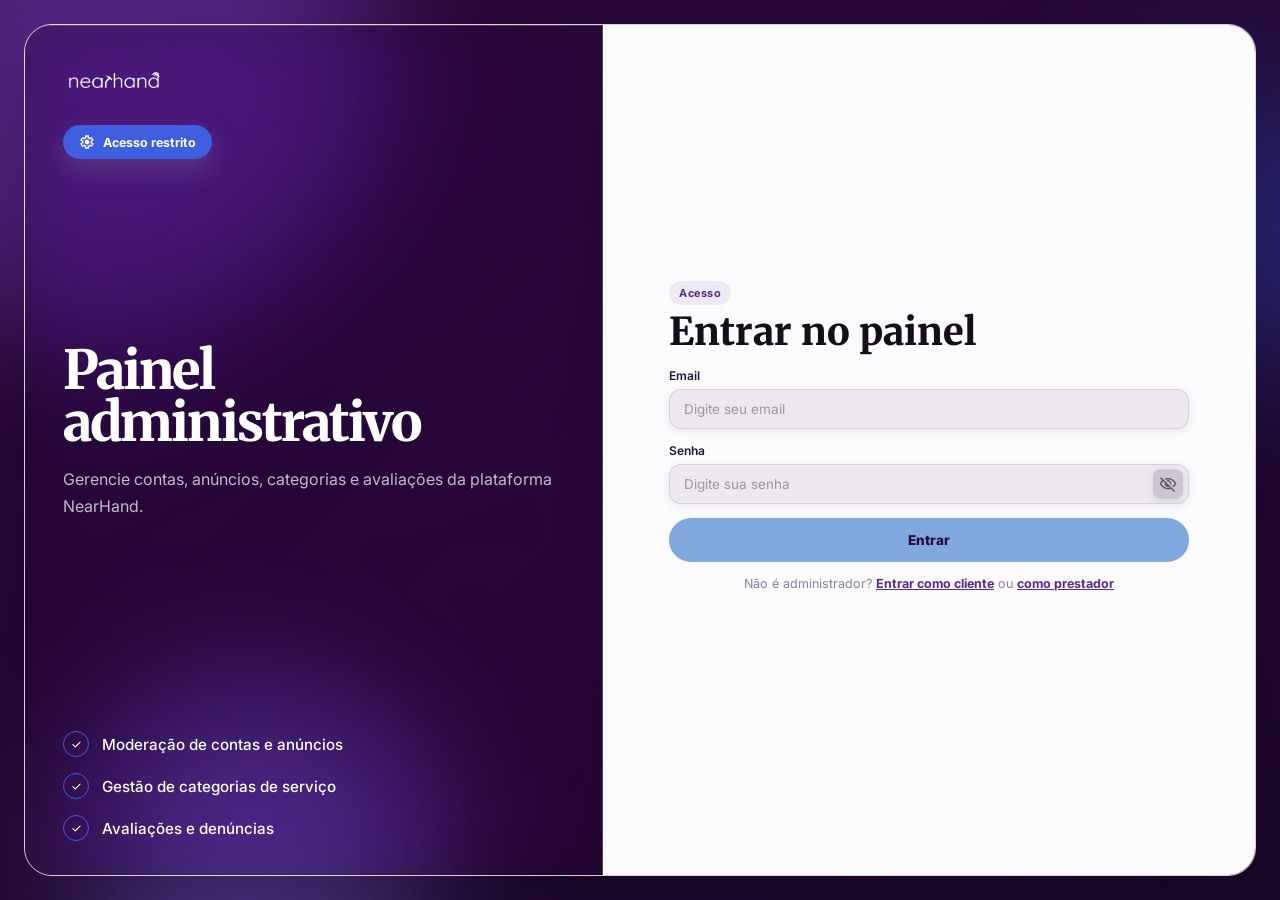
<file: frontend/admin-login.html>
<!doctype html>
<html lang="pt-BR">
<head>
  <meta charset="utf-8" />
  <meta name="viewport" content="width=device-width, initial-scale=1" />
  <meta name="description" content="Login administrativo da plataforma NearHand." />
  <title>NearHand — Admin</title>
  <link rel="icon" type="image/png" href="img/icon_nearhand.png" />
  <link rel="preconnect" href="https://fonts.googleapis.com">
  <link rel="preconnect" href="https://fonts.gstatic.com" crossorigin>
  <link href="https://fonts.googleapis.com/css2?family=Inter:wght@400;500;600;700;800;900&family=Merriweather:wght@700;800;900&display=swap" rel="stylesheet">
  <link rel="stylesheet" href="css/auth.css?v=20260912-19" />
</head>
<body>
  <div class="blob-field" aria-hidden="true">
    <div class="blob blob-1"></div>
    <div class="blob blob-2"></div>
    <div class="blob blob-3"></div>
  </div>
  <div class="auth-shell">
    <aside class="auth-aside">
      <div class="brand-lockup">
        <img src="img/logotype_nearhand.png?v=20260912" alt="NearHand" class="brand-logo" />
      </div>

      <span class="badge-pill"><img class="icon" src="img/icons/icon-settings.png" alt="" /> Acesso restrito</span>

      <div class="hero-copy">
        <h1>Painel administrativo</h1>
        <p>Gerencie contas, anúncios, categorias e avaliações da plataforma NearHand.</p>
      </div>

      <ul class="check-list">
        <li><span class="check-ring"><img class="icon" src="img/icons/icon-check.png" alt="" /></span> Moderação de contas e anúncios</li>
        <li><span class="check-ring"><img class="icon" src="img/icons/icon-check.png" alt="" /></span> Gestão de categorias de serviço</li>
        <li><span class="check-ring"><img class="icon" src="img/icons/icon-check.png" alt="" /></span> Avaliações e denúncias</li>
      </ul>
    </aside>

    <main class="auth-main">
      <div class="auth-card">
        <div class="auth-top">
          <div>
            <span class="eyebrow">Acesso</span>
            <h2>Entrar no painel</h2>
          </div>
        </div>

        <form id="adminLoginForm" class="auth-form" novalidate>
          <div class="field-group">
            <label class="field-label" for="adminEmail">Email</label>
            <input id="adminEmail" class="field-input" type="email" placeholder="Digite seu email" autocomplete="email" required />
          </div>

          <div class="field-group">
            <label class="field-label" for="adminPassword">Senha</label>
            <div class="password-wrap">
              <input id="adminPassword" class="field-input" type="password" placeholder="Digite sua senha" autocomplete="current-password" required />
              <button type="button" class="password-toggle" data-target="adminPassword"><img class="icon" src="img/icons/icon-visibility-off.png" alt="Mostrar senha" /></button>
            </div>
          </div>

          <button type="submit" class="primary-btn full">Entrar</button>

          <p class="bottom-copy">Não é administrador? <a class="inline-action" href="/auth?tipo=cliente&modo=login">Entrar como cliente</a> ou <a class="inline-action" href="/auth?tipo=prestador&modo=login">como prestador</a></p>
        </form>

        <p id="message"></p>
      </div>
    </main>
  </div>

  <script src="js/ripple.js?v=20260912"></script>
  <script src="js/admin.js"></script>
</body>
</html>
</file>
<file: frontend/css/auth.css>
:root{
  /* NearHand — nova identidade (mesma paleta de css/styles.css) */
  --wine-900:#1E0729;
  --wine:#2B0A3D;
  --wine-600:#4A1D63;
  --imperial-900:#3E1566;
  --imperial:#5A2A8C;
  --imperial-400:#7B4FAE;
  --royal-700:#6748A8;
  --royal:#7C5CC7;
  --royal-300:#A78DDB;
  --royal-150:#D9CFF0;
  --tangerine-700:#2E48B8;
  --tangerine:#3F5FE0;
  --tangerine-300:#7C93EA;
  --tangerine-150:#C7D2F7;
  --peach-700:#7FA8DE;
  --peach:#A8C8F0;
  --peach-300:#C8DDF6;
  --peach-150:#E7F0FB;

  --lavender:#A78DDB;
  --violet:#5A2A8C;
  --sky:#7C5CC7;
  --mint:#E7F0FB;
  --cream:#F5F3FB;
  --page:#F5F3FB;
  --white:#FFFFFF;
  --surface:#FFFFFF;
  --tint:rgba(43,10,61,.07);
  --tint-strong:rgba(43,10,61,.16);
  --page-a:#F5F3FB;
  --page-b:#F5F3FB;
  --aside-a:#2B0A3D;
  --aside-b:#1E0729;
  --accent:#3F5FE0;
  --accent-strong:#2E48B8;
  --glass-strong:#FFFFFF;
  --glass-soft:rgba(43,10,61,.06);
  --text:#211433;
  --text-on-dark:#FFFFFF;
  --muted:#8A7FA0;
  --muted-on-dark:rgba(255,255,255,.72);
  --danger:#A65D66;
  --border:rgba(43,10,61,.10);
  --border-on-dark:rgba(255,255,255,.16);
  --shadow:0 40px 80px -30px rgba(43,10,61,.35);
  --shadow-sm:0 16px 40px -18px rgba(43,10,61,.28);
  --shadow-xs:0 2px 10px rgba(43,10,61,.08);
  --radius-xl:22px;
  --radius-lg:18px;
  --radius-md:12px;
  --radius-pill:999px;
}
*{box-sizing:border-box}
.icon{width:16px;height:16px;display:inline-block;vertical-align:-3px;object-fit:contain;flex-shrink:0}
html,body{margin:0;padding:0;min-height:100%;overflow-x:hidden}
body{
  font-family:'Inter',-apple-system,BlinkMacSystemFont,"SF Pro Display","SF Pro Text",system-ui,sans-serif;
  color:var(--text);
  background:linear-gradient(160deg,var(--aside-a) 0%,var(--aside-b) 100%);
  position:relative;
}
.blob-field{display:block}
/* Fonte de destaque inspirada na Ogg (Sharp Type) — só em títulos grandes */
h1,h2{font-family:'Merriweather',Georgia,'Times New Roman',serif;font-optical-sizing:auto}
.blob-field{position:fixed;inset:0;overflow:hidden;z-index:0;pointer-events:none}
.blob{position:absolute;border-radius:42% 58% 65% 35%/45% 40% 60% 55%;filter:blur(70px);opacity:.9}
.blob-1{width:480px;height:480px;background:var(--imperial);top:-140px;left:-100px;animation:blobDriftA 22s ease-in-out infinite}
.blob-2{width:360px;height:360px;background:var(--royal-700);bottom:-140px;left:6%;animation:blobDriftB 26s ease-in-out infinite;opacity:.7}
.blob-3{width:300px;height:300px;background:var(--tangerine-700);top:8%;right:-80px;border-radius:60% 40% 35% 65%/55% 60% 40% 45%;animation:blobDriftC 19s ease-in-out infinite;opacity:.5}
@keyframes blobDriftA{0%,100%{transform:translate(0,0) rotate(0deg)}50%{transform:translate(30px,-24px) rotate(8deg)}}
@keyframes blobDriftB{0%,100%{transform:translate(0,0) rotate(0deg)}50%{transform:translate(-26px,20px) rotate(-6deg)}}
@keyframes blobDriftC{0%,100%{transform:translate(0,0) scale(1)}50%{transform:translate(-18px,18px) scale(1.06)}}
@media (prefers-reduced-motion: reduce){.blob{animation:none!important}}
a{color:inherit}
button,input,select{font:inherit}
button{cursor:pointer;border:none;background:none}
.auth-shell{
  position:relative;z-index:1;width:min(100% - 48px,1600px);min-height:calc(100dvh - 48px);
  margin:24px auto;display:grid;grid-template-columns:minmax(420px,.94fr) minmax(600px,1.06fr);
  align-items:stretch;overflow:hidden;border:1px solid rgba(255,255,255,.82);border-radius:28px;
  background:transparent;box-shadow:0 30px 80px rgba(12,3,25,.35);
}
.auth-aside{
  position:relative;isolation:isolate;overflow:hidden;
  display:flex;
  flex-direction:column;
  justify-content:space-between;gap:28px;
  min-width:0;
  width:100%;padding:38px 38px 34px;background:linear-gradient(135deg,rgba(17,11,25,.34),rgba(17,11,25,.16));color:#fff;
  -webkit-backdrop-filter:blur(24px) saturate(145%);backdrop-filter:blur(24px) saturate(145%);
  border-right:1px solid rgba(255,255,255,.22);box-shadow:inset 0 1px 0 rgba(255,255,255,.18),inset 0 -1px 0 rgba(0,0,0,.22);
}
.auth-aside::before{display:none}
.auth-aside::after{display:none}
.brand-logo{height:34px;width:auto;max-width:180px;display:block;object-fit:contain;object-position:left center;filter:brightness(0) invert(1);position:relative;z-index:4}
.brand-lockup{display:block}
.brand-badge{display:inline-flex;align-items:center;gap:10px}
.brand-icon{width:36px;height:36px;border-radius:10px;object-fit:cover;background:#fff;padding:3px;box-shadow:0 6px 16px rgba(0,0,0,.25);display:block}
.brand-wordmark{font-size:18px;font-weight:800;letter-spacing:-.01em;color:var(--text-on-dark)}
.eyebrow{
  display:inline-flex;align-items:center;gap:8px;
  padding:6px 12px;border-radius:999px;
  background:var(--tint);
  color:var(--violet);font-size:.68rem;font-weight:700;letter-spacing:.05em;text-transform:uppercase;
}
.badge-pill{
  display:inline-flex;align-items:center;gap:8px;width:max-content;
  padding:9px 16px;border-radius:999px;
  background:var(--tangerine);color:#fff;
  font-size:.78rem;font-weight:700;
  box-shadow:0 10px 26px rgba(129,116,156,.35);
}
.badge-pill .icon{filter:brightness(0) invert(1)}
.hero-copy{position:relative;z-index:4;margin-top:auto;margin-bottom:auto;max-width:500px}
.hero-copy h1{font-size:clamp(2.6rem,4.2vw,4.4rem);line-height:.96;margin:16px 0 18px;max-width:14ch;color:var(--text-on-dark);font-weight:800;letter-spacing:-.035em}
.hero-copy p{font-size:1rem;line-height:1.65;color:var(--muted-on-dark);max-width:32rem}
.check-list{list-style:none;margin:26px 0 0;padding:0;display:grid;gap:16px}
.check-list li{display:flex;align-items:center;gap:13px;color:var(--text-on-dark);font-size:.95rem;font-weight:500}
.check-ring{
  width:26px;height:26px;border-radius:50%;flex-shrink:0;
  border:1.5px solid var(--accent);display:grid;place-items:center;
}
.check-ring .icon{width:13px;height:13px;filter:brightness(0) invert(1)}
.aside-stats{display:flex;gap:12px;margin-top:8px;flex-wrap:wrap}
.aside-stat{background:rgba(255,255,255,.14);border:1px solid var(--border-on-dark);backdrop-filter:blur(10px);border-radius:14px;padding:12px 16px}
.aside-stat b{display:block;color:#fff;font-size:18px;font-weight:800}
.aside-stat span{color:var(--muted-on-dark);font-size:11px;font-weight:600}
.auth-main{
  display:grid;place-items:center;width:100%;max-width:none;padding:56px clamp(64px,5vw,96px);background:#fbfafc;
}
.auth-card{
  width:min(100%,520px);background:transparent;border:0;border-radius:0;padding:0;box-shadow:none;
}
.auth-top{display:flex;justify-content:space-between;gap:16px;align-items:center;margin-bottom:16px}
.top-btn-row{display:flex;gap:10px}
.auth-top h2{margin:6px 0 0;font-size:22px;font-weight:800;color:var(--text)}
.auth-top h2{font-size:clamp(2rem,3vw,3rem);line-height:1.05;color:#140d1b}
.auth-top .eyebrow{text-transform:none;color:var(--violet);background:rgba(90,42,140,.08);padding:5px 10px}
.admin-link{color:#140d1b;padding:8px 14px;border-radius:10px}
.ghost-btn{
  padding:7px 13px;border-radius:var(--radius-md);border:1px solid var(--border);color:var(--text);background:var(--tint);
  display:inline-flex;align-items:center;gap:7px;text-decoration:none;font-weight:600;font-size:12px;white-space:nowrap;
  transition:background .18s cubic-bezier(.25,.1,.25,1);box-shadow:var(--shadow-xs);
}
.ghost-btn:hover{background:var(--tint-strong)}
.switches{display:grid;gap:10px;margin-bottom:18px}
.role-switch,.mode-switch{display:grid;grid-template-columns:repeat(2,1fr);gap:4px;background:var(--tint);padding:4px;border-radius:var(--radius-md)}
.role-btn,.mode-btn{
  padding:9px 14px;border-radius:8px;font-weight:700;font-size:12.5px;color:var(--muted);
  transition:background .22s cubic-bezier(.25,.1,.25,1),color .22s cubic-bezier(.25,.1,.25,1);
}
.role-btn.active,.mode-btn.active{background:var(--glass-strong);color:var(--text);box-shadow:var(--shadow-xs)}
.context-banner{
  padding:16px;border-radius:var(--radius-lg);background:var(--tint);
  border:1px solid var(--border); margin-bottom:20px;
  box-shadow:var(--shadow-xs);
}
.context-banner strong{display:block;margin-bottom:5px;color:var(--text);font-size:13px}
.context-banner p{margin:0;color:var(--muted);line-height:1.5;font-size:12.5px}
.auth-form{display:grid;gap:14px}
.oauth-row{display:grid;grid-template-columns:1fr;gap:12px}
.oauth-btn{
  border:1px solid var(--border);background:var(--surface);padding:14px 16px;border-radius:var(--radius-md);font-weight:600;color:var(--text);
}
.grid{display:grid;gap:14px}
.grid.two{grid-template-columns:repeat(2,1fr)}
.field-group{display:grid;gap:6px}
.field-label{font-weight:600;color:var(--text);font-size:12px}
.field-help{color:var(--muted);line-height:1.45}
.field-input{
  width:100%;padding:11px 14px;border-radius:var(--radius-md);border:1px solid var(--border);background:var(--tint);color:var(--text);
  outline:none;transition:.2s ease;font-size:13.5px;box-shadow:var(--shadow-xs);
}
.field-input::placeholder{color:rgba(34,29,51,.4)}
.field-input:focus{background:var(--surface);border-color:var(--violet);box-shadow:0 0 0 3px rgba(90,42,140,.14)}
.field-input:invalid:not(:placeholder-shown){border-color:#db2777;color:#be185d}
.select-input{appearance:none;background-image:linear-gradient(45deg,transparent 50%,var(--violet) 50%),linear-gradient(135deg,var(--violet) 50%,transparent 50%);background-position:calc(100% - 18px) calc(50% - 3px),calc(100% - 12px) calc(50% - 3px);background-size:6px 6px,6px 6px;background-repeat:no-repeat}
.preference-chips{display:flex;flex-wrap:wrap;gap:8px}
.preference-chip{padding:9px 14px;border-radius:999px;border:1px solid var(--border);background:var(--surface);color:var(--text);font-size:.9rem;font-weight:600;transition:.18s ease;display:inline-flex;align-items:center;gap:6px}
.preference-chip.active{background:var(--violet);border-color:var(--violet);color:#fff}
.trending-badge{font-size:.7rem}
.address-grid{grid-template-columns:repeat(3,1fr)}
.address-full{grid-column:1/-1}
.photo-dropzone{position:relative;display:grid;place-items:center;gap:8px;border:1.5px dashed var(--border);border-radius:var(--radius-lg);padding:18px;cursor:pointer;transition:.18s ease;text-align:center}
.photo-dropzone:hover,.photo-dropzone.dragover{border-color:var(--violet);background:var(--tint)}
.photo-dropzone-empty{display:grid;gap:4px;color:var(--muted);font-size:.85rem}
.photo-dropzone-empty span{font-size:1.6rem}
.photo-thumb{width:88px;height:66px;border-radius:var(--radius-md);object-fit:cover}
.field-between{display:flex;justify-content:space-between;gap:10px;align-items:center}
.text-link{color:var(--violet);font-size:12.5px;text-decoration:none;font-weight:600}
.password-wrap{position:relative}
.password-wrap .field-input{padding-right:44px}
.password-toggle{
  position:absolute;right:6px;top:50%;transform:translateY(-50%);
  display:inline-flex;align-items:center;justify-content:center;
  width:30px;height:30px;padding:0;border-radius:8px;background:var(--tint-strong);box-shadow:var(--shadow-xs);
}
.password-toggle .icon{width:18px;height:18px;vertical-align:middle;filter:brightness(0);opacity:.55}
.checkbox-row{display:flex;gap:8px;align-items:center;color:var(--muted);font-size:12.5px}
.checkbox-row.align-start{align-items:flex-start}
.checkbox-row input{accent-color:var(--sky);margin-top:2px}
.primary-btn{
  padding:11px 19px;min-height:44px;border-radius:var(--radius-pill);background:var(--tangerine);
  color:var(--wine);font-weight:800;letter-spacing:-.01em;font-size:13.5px;
  transition:filter .2s ease,transform .2s ease;
}
.primary-btn:hover{filter:brightness(1.05);transform:translateY(-1px)}
.primary-btn:active{transform:translateY(0) scale(.98)}
.primary-btn.full{width:100%}
.auth-form .primary-btn{background:#7FA8DE !important;color:var(--wine)}
.icon-btn{width:40px;height:40px;border:1px solid var(--border);border-radius:var(--radius-md);background:var(--surface);color:var(--text);display:inline-grid;place-items:center;box-shadow:var(--shadow-xs)}
.bottom-copy{margin:0;text-align:center;color:var(--muted);font-size:12.5px}
#message{margin:10px 0 0;min-height:18px;text-align:center;color:var(--danger);font-weight:600;font-size:12.5px}
.inline-action{color:var(--violet);font-weight:700}
.toast{
  position:fixed;left:50%;bottom:24px;transform:translateX(-50%) translateY(20px);
  background:var(--violet);color:#fff;padding:14px 18px;border-radius:999px;box-shadow:var(--shadow);opacity:0;pointer-events:none;transition:.25s ease;z-index:1000;
}
.toast.show{opacity:1;transform:translateX(-50%) translateY(0)}
[hidden]{display:none !important}

/* Ripple de clique + estado de carregamento (mesmo padrão de css/styles.css) */
.primary-btn,.ghost-btn,.role-btn,.mode-btn{position:relative;overflow:hidden}
.ripple{position:absolute;border-radius:50%;transform:scale(0);background:rgba(0,0,0,.14);pointer-events:none;animation:rippleAnim .55s cubic-bezier(.25,.1,.25,1) forwards}
@keyframes rippleAnim{to{transform:scale(2.6);opacity:0}}
@media (prefers-reduced-motion: reduce){.ripple{display:none}}
.is-loading{color:transparent!important;pointer-events:none;position:relative}
.is-loading::before{content:attr(data-loading-label);position:absolute;inset:0;display:grid;place-items:center;color:var(--wine);font-size:inherit}
.is-loading::after{
  content:"";position:absolute;top:50%;left:50%;width:16px;height:16px;margin:-8px 0 0 -8px;
  border-radius:50%;border:2px solid rgba(43,10,61,.25);border-top-color:var(--imperial);
  animation:spin .6s linear infinite;
}
@keyframes spin{to{transform:rotate(360deg)}}

body.dark{
  --page:#120d1b;--page-a:#120d1b;--page-b:#1b1227;--surface:#21182d;--glass-strong:#2b2039;
  --tint:rgba(255,255,255,.07);--tint-strong:rgba(255,255,255,.14);--text:#f8f4fb;--muted:#b8aac5;
  --border:rgba(255,255,255,.14);--shadow:0 40px 80px -30px rgba(0,0,0,.55);--shadow-sm:0 16px 40px -18px rgba(0,0,0,.42);--shadow-xs:0 2px 10px rgba(0,0,0,.24)
}
body.dark .auth-card{background:var(--surface);border-color:var(--border)}
body.dark .field-input::placeholder{color:rgba(255,255,255,.4)}
body.dark .field-input:focus{background:var(--glass-strong)}
body.dark .icon-btn{background:var(--surface);color:var(--text)}

/* Verification modal */
.modal-backdrop{
  position:fixed;inset:0;background:rgba(0,0,0,.4);backdrop-filter:blur(8px);z-index:100;
  display:grid;place-items:center;padding:20px;
  opacity:0;pointer-events:none;transition:opacity .28s cubic-bezier(.25,.1,.25,1);
}
.modal-backdrop.is-open{opacity:1;pointer-events:auto}
.modal{
  background:var(--surface);border-radius:var(--radius-lg);box-shadow:var(--shadow);
  max-height:90vh;overflow-y:auto;position:relative;
}
.modal-close{
  position:absolute;top:16px;right:16px;width:32px;height:32px;border-radius:8px;
  background:var(--tint);border:none;cursor:pointer;color:var(--muted);font-size:22px;
  display:flex;align-items:center;justify-content:center;z-index:10;
  transition:background .18s ease,color .18s ease;
}
.modal-close:hover{background:var(--tint-strong);color:var(--text)}
.modal-close:active{transform:scale(.94)}
body.dark .modal-backdrop{background:rgba(0,0,0,.6)}
body.dark .modal{background:var(--surface)}

@media (max-width: 1180px){
  .auth-shell{grid-template-columns:minmax(0,1fr);width:min(100% - 32px,900px);min-height:calc(100dvh - 32px);margin:16px auto;padding:36px clamp(20px,6vw,48px) 64px}
  .hero-copy h1{max-width:18ch}
}
@media (min-width: 1181px){
  .auth-shell:has(#registerForm:not([hidden])){padding-top:18px;padding-bottom:0}
  .auth-card:has(#registerForm:not([hidden])){padding:20px 24px}
  .auth-card:has(#registerForm:not([hidden])) .auth-top{margin-bottom:10px}
  .auth-card:has(#registerForm:not([hidden])) .switches{gap:6px;margin-bottom:10px}
  .auth-card:has(#registerForm:not([hidden])) .context-banner{padding:10px 14px;margin-bottom:10px}
  #registerForm{gap:10px;grid-template-columns:repeat(3,minmax(0,1fr))}
  #registerForm>.grid.two:first-child{grid-column:span 2}
  #registerForm>#registerIdentityGrid{grid-column:span 1}
  #registerForm>.field-group:nth-of-type(3){grid-column:1/-1}
  #registerForm>.field-group:nth-of-type(4){grid-column:span 1}
  #registerForm>.grid.two:last-of-type{grid-column:span 2}
  #registerForm>.checkbox-row,#registerForm>.primary-btn,#registerForm>.bottom-copy{grid-column:1/-1}
  #registerForm .grid{gap:10px}
  #registerForm .field-group{gap:3px}
  #registerForm .field-input{padding:8px 11px}
  #registerForm .address-grid{grid-template-columns:repeat(4,minmax(0,1fr))}
  #registerForm .field-help{font-size:11px}
  #registerForm .photo-dropzone{padding:12px}
  #registerForm .photo-thumb{width:72px;height:54px}
}
@media (max-width: 720px){
  .auth-shell{padding:28px 18px}
  .auth-card{padding:20px}
  .auth-top{flex-direction:column;align-items:stretch}
  .grid.two,.address-grid{grid-template-columns:1fr}
  .field-between{align-items:flex-start;flex-direction:column}
  .role-switch,.mode-switch{gap:8px}
}

/* Phone validation indicator */
.phone-validation-wrap{position:relative}
.phone-validation-icon{
  position:absolute;right:12px;top:50%;transform:translateY(-50%);
  width:16px;height:16px;display:inline-flex;align-items:center;justify-content:center;
  font-size:12px;font-weight:700;pointer-events:none;opacity:0;transition:opacity .2s ease
}
.phone-validation-wrap.validating .phone-validation-icon{opacity:1;color:var(--muted)}
.phone-validation-wrap.valid .phone-validation-icon{opacity:1;color:#16a34a}
.phone-validation-wrap.invalid .phone-validation-icon{opacity:1;color:#dc2626}
.phone-validation-wrap .field-input{padding-right:44px}
.phone-validation-message{
  font-size:11px;line-height:1.4;height:14px;margin-top:3px;min-height:14px;
  color:transparent;transition:color .2s ease;display:block
}
.phone-validation-wrap.validating .phone-validation-message{color:var(--muted)}
.phone-validation-wrap.valid .phone-validation-message{color:#16a34a}
.phone-validation-wrap.invalid .phone-validation-message{color:#dc2626}
</file>
